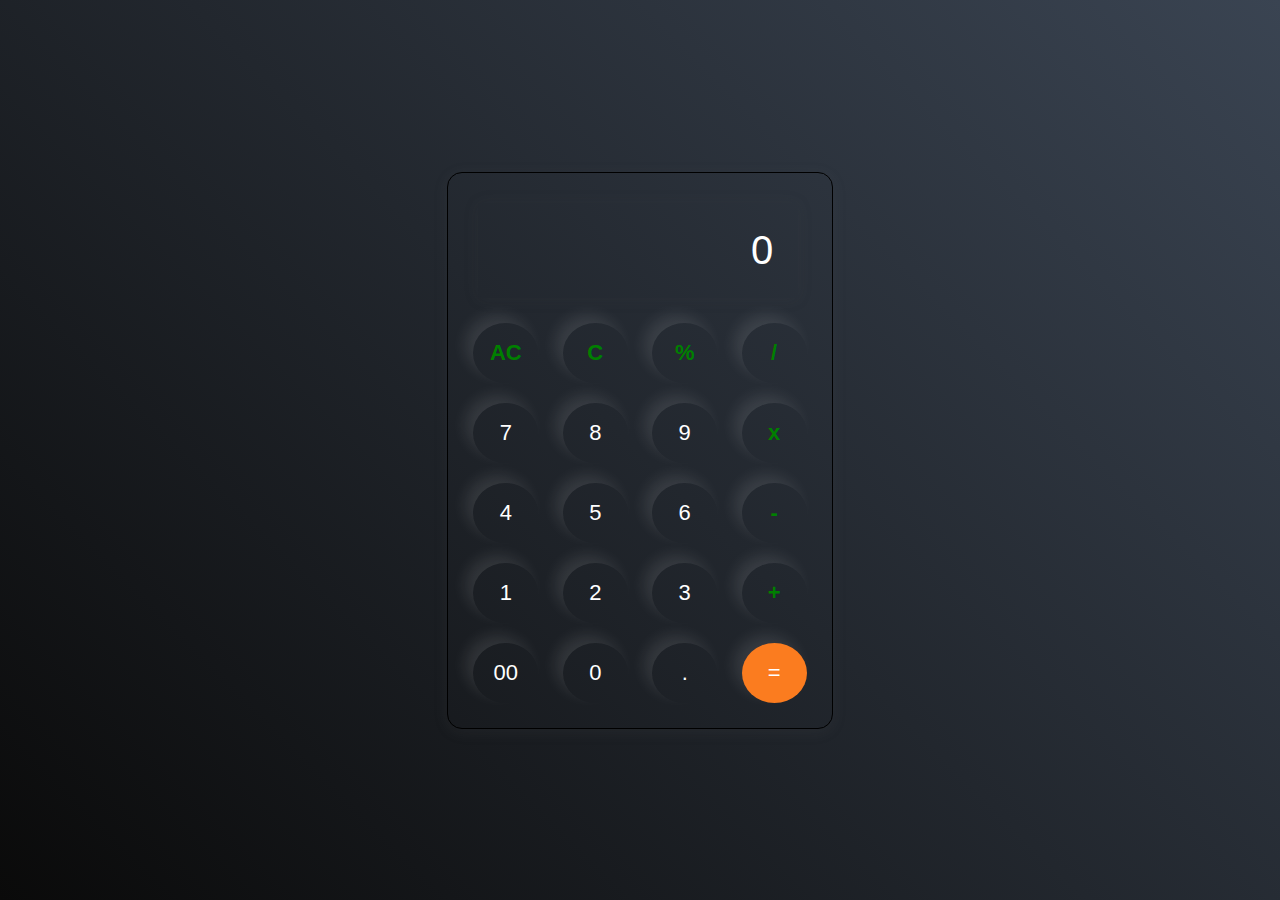
<file: Calculator/index.html>
<!DOCTYPE html>
<html lang="en">
<head>
    <meta charset="UTF-8">
    <meta name="viewport" content="width=device-width, initial-scale=1.0">
    <title>Calculator</title>
    <link rel="stylesheet" href="calsty.css">
</head>
<body>
    <div class="calculator">
        <input type="text" placeholder="0" id="inputbox" readonly> 
        <div>
            <button class="operator">AC</button>
            <button class="operator">C</button>
            <button class="operator">%</button>
            <button class="operator">/</button>
        </div>
        <div>
            <button>7</button>
            <button>8</button>
            <button>9</button>
            <button class="operator">x</button>
        </div>
        <div>
            <button>4</button>
            <button>5</button>
            <button>6</button>
            <button class="operator">-</button>
        </div>
        <div>
            <button>1</button>
            <button>2</button>
            <button>3</button>
            <button class="operator">+</button>
        </div>
        <div>
            <button>00</button>
            <button>0</button>
            <button>.</button>
            <button class="btn-equal">=</button>
        </div>
    </div>
    <script src="script.js"></script>
</body>
</html>
</file>
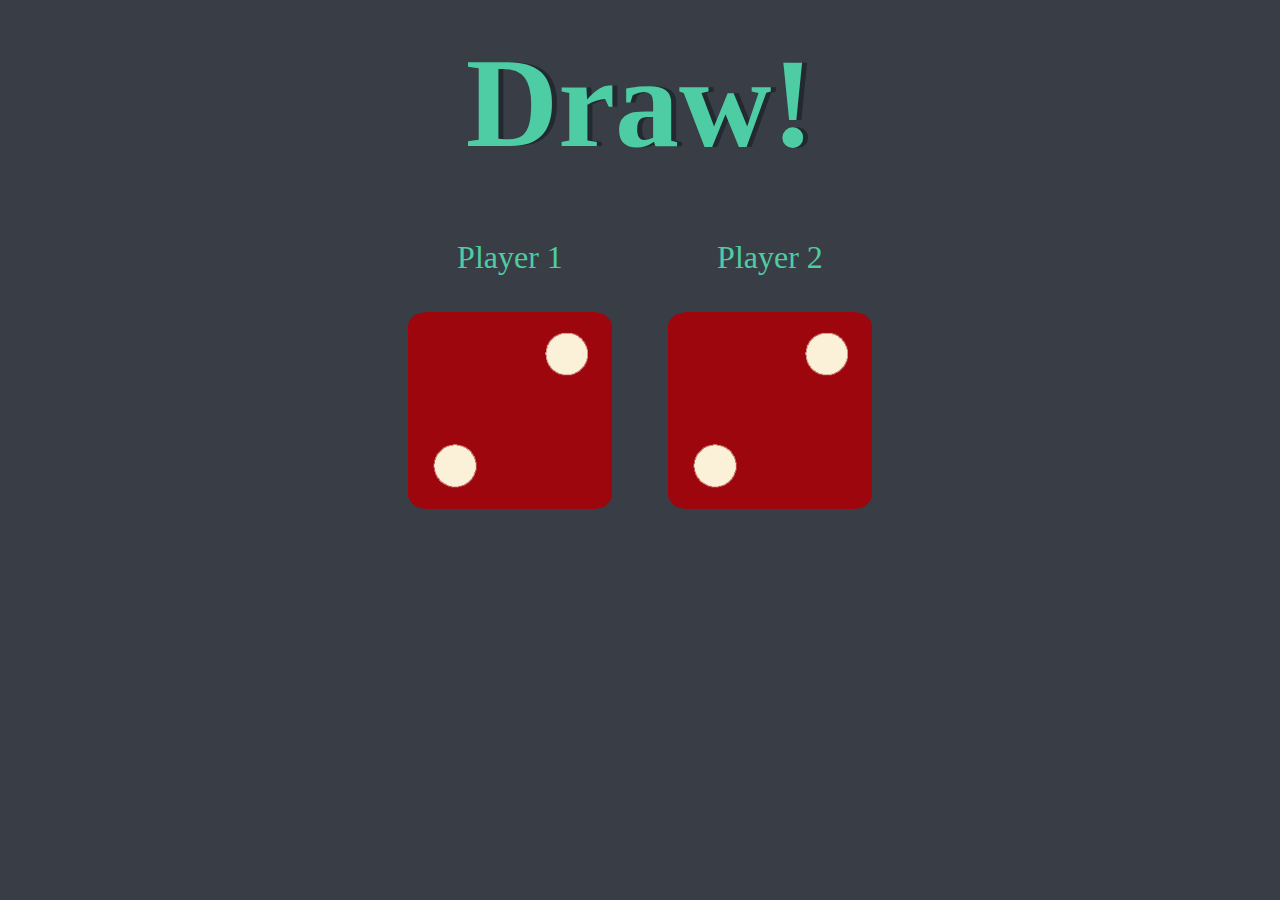
<file: Dice Game/index.html>
<!DOCTYPE html>
<html lang="en">
<head>
    <meta charset="UTF-8">
    <meta name="viewport" content="width=device-width, initial-scale=1.0">
    <title>Document</title>
    <link rel="stylesheet" href="style.css">
</head>
<body>
    <div class="container">
        <h1>Refresh me</h1>
        <div class="dice">
            <p>Player 1</p>
            <img src="images/dice6.png" alt="">
        </div>
        <div class="dice">
            <p>Player 2</p>
            <img src="images/dice6.png" alt="">
        </div>
    </div>

    <script src="index.js"></script>
</body>
</html>
</file>
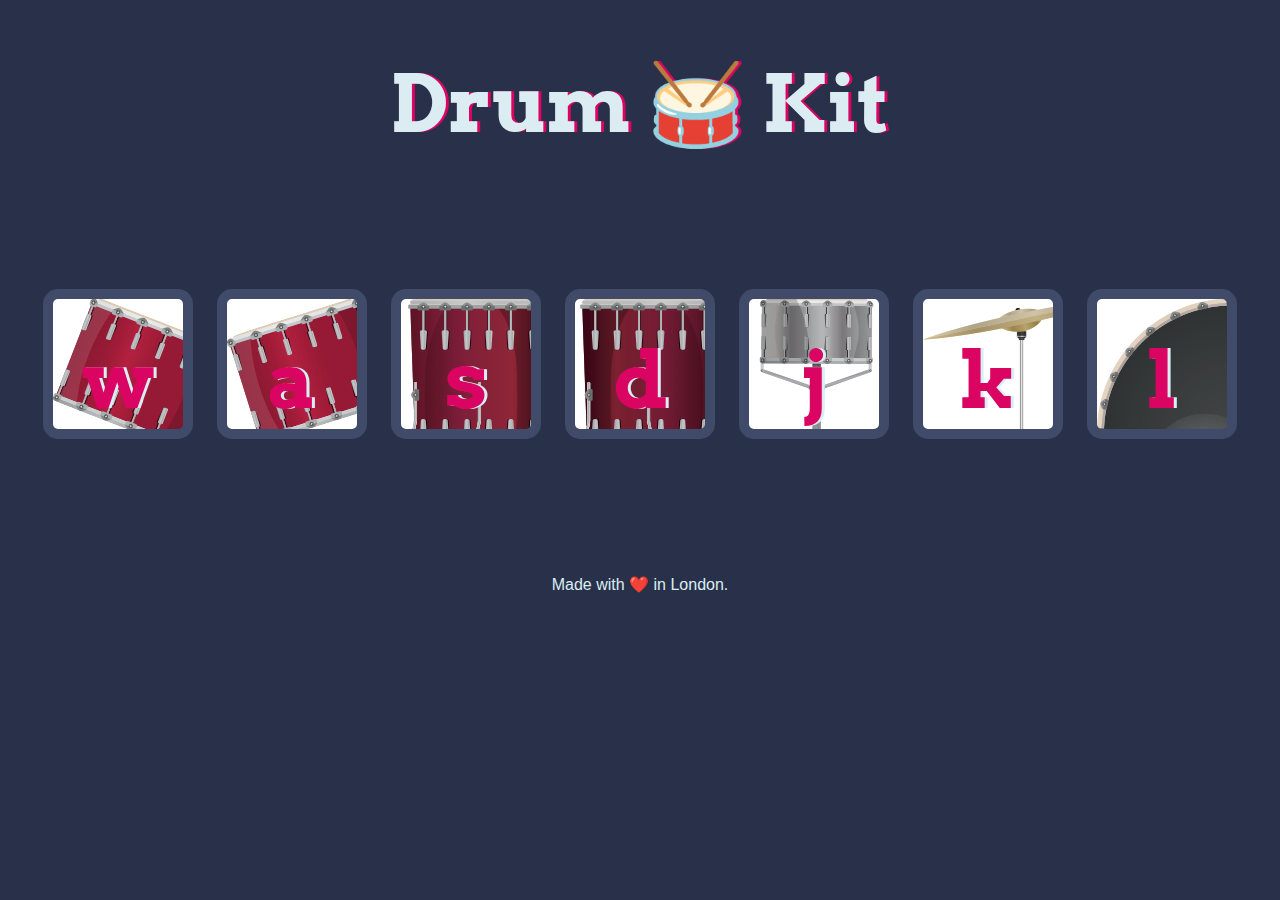
<file: Drum Kit Starting Files/index.html>
<!DOCTYPE html>
<html lang="en" dir="ltr">

<head>
  <meta charset="utf-8">
  <title>Drum Kit</title>
  <link rel="stylesheet" href="styles.css">
  <link href="https://fonts.googleapis.com/css?family=Arvo" rel="stylesheet">
</head>

<body>

  <h1 id="title">Drum 🥁 Kit</h1>
  <div class="set">
    <button class="w drum">w</button>
    <button class="a drum">a</button>
    <button class="s drum">s</button>
    <button class="d drum">d</button>
    <button class="j drum">j</button>
    <button class="k drum">k</button>
    <button class="l drum">l</button>
  </div>

  <script src="index.js"></script>
  <footer>
    Made with ❤️ in London.
  </footer>
</body>

</html>
</file>
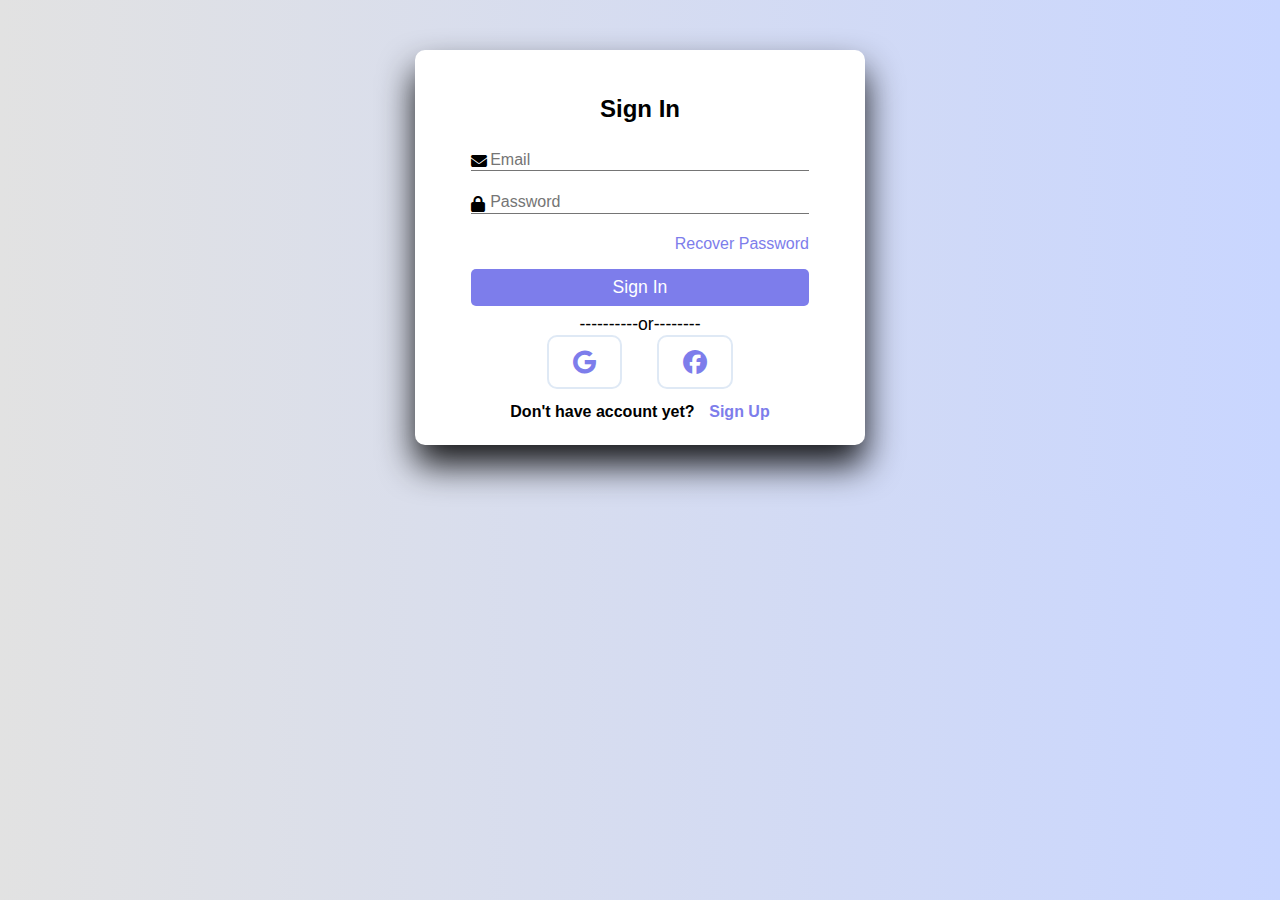
<file: Login & Register/index.html>
<!DOCTYPE html>
<html lang="en">
<head>
    <meta charset="UTF-8">
    <meta name="viewport" content="width=device-width, initial-scale=1.0">
    <title>Register & Login</title>
    <link rel="stylesheet" href="https://cdnjs.cloudflare.com/ajax/libs/font-awesome/6.5.1/css/all.min.css">
    <link rel="stylesheet" href="style.css">
</head>
<body>
    <div class="container" id="signup" style="display:none;">
      <h1 class="form-title">Register</h1>
      <form method="post" action="register.php">
        <div class="input-group">
           <i class="fas fa-user"></i>
           <input type="text" name="fName" id="fName" placeholder="First Name" required>
           <label for="fname">First Name</label>
        </div>
        <div class="input-group">
            <i class="fas fa-user"></i>
            <input type="text" name="lName" id="lName" placeholder="Last Name" required>
            <label for="lName">Last Name</label>
        </div>
        <div class="input-group">
            <i class="fas fa-envelope"></i>
            <input type="email" name="email" id="email" placeholder="Email" required>
            <label for="email">Email</label>
        </div>
        <div class="input-group">
            <i class="fas fa-lock"></i>
            <input type="password" name="password" id="password" placeholder="Password" required>
            <label for="password">Password</label>
        </div>
       <input type="submit" class="btn" value="Sign Up" name="signUp">
      </form>
      <p class="or">
        ----------or--------
      </p>
      <div class="icons">
        <i class="fab fa-google"></i>
        <i class="fab fa-facebook"></i>
      </div>
      <div class="links">
        <p>Already Have Account ?</p>
        <button id="signInButton">Sign In</button>
      </div>
    </div>

    <div class="container" id="signIn">
        <h1 class="form-title">Sign In</h1>
        <form method="post" action="register.php">
          <div class="input-group">
              <i class="fas fa-envelope"></i>
              <input type="email" name="email" id="email" placeholder="Email" required>
              <label for="email">Email</label>
          </div>
          <div class="input-group">
              <i class="fas fa-lock"></i>
              <input type="password" name="password" id="password" placeholder="Password" required>
              <label for="password">Password</label>
          </div>
          <p class="recover">
            <a href="#">Recover Password</a>
          </p>
         <input type="submit" class="btn" value="Sign In" name="signIn">
        </form>
        <p class="or">
          ----------or--------
        </p>
        <div class="icons">
          <i class="fab fa-google"></i>
          <i class="fab fa-facebook"></i>
        </div>
        <div class="links">
          <p>Don't have account yet?</p>
          <button id="signUpButton">Sign Up</button>
        </div>
      </div>
      <script src="script.js"></script>
</body>
</html>
</file>
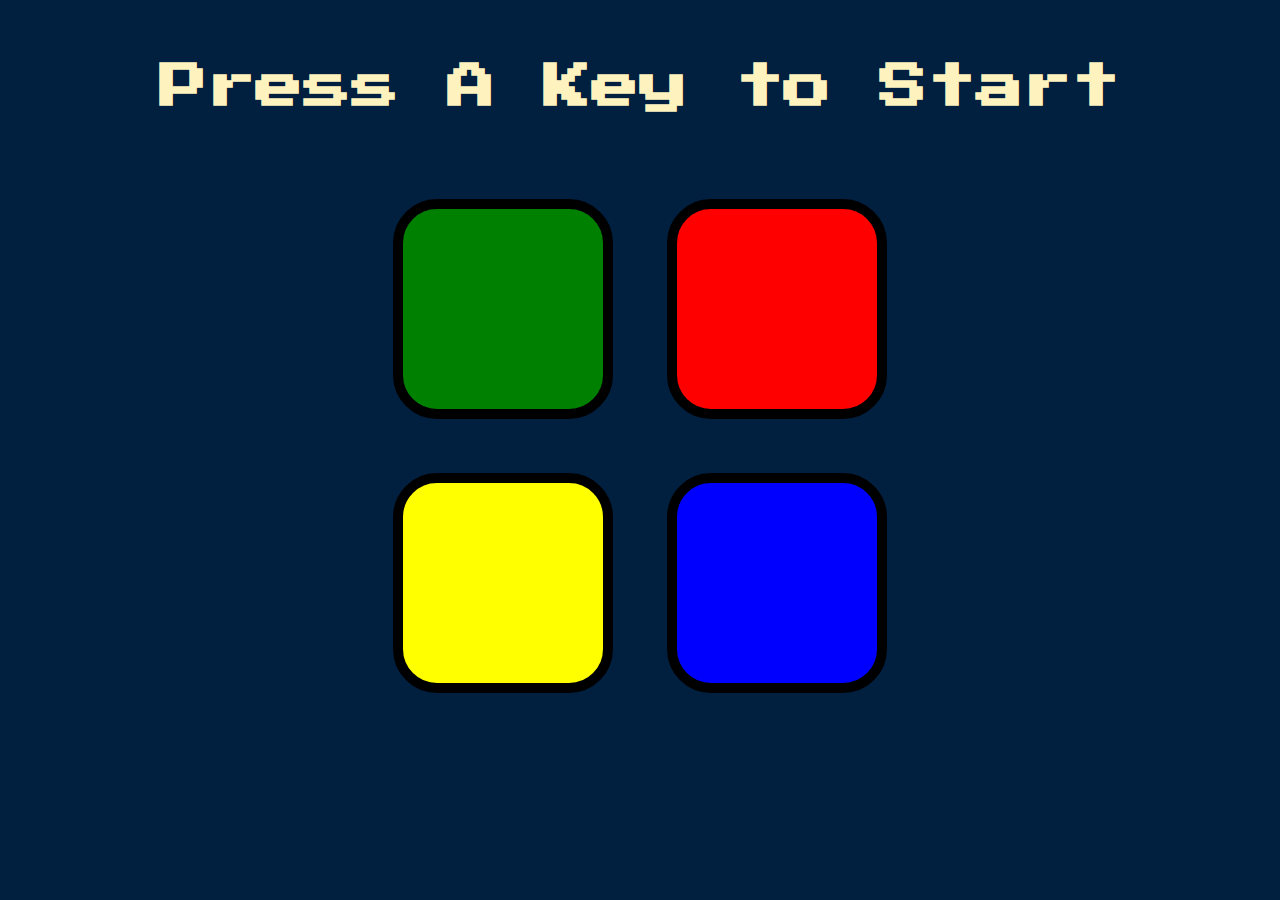
<file: Simon Game Challenge Starting Files/index.html>
<!DOCTYPE html>
<html lang="en" dir="ltr">

<head>
  <meta charset="utf-8">
  <title>Simon</title>
  <link rel="stylesheet" href="styles.css">
  <link href="https://fonts.googleapis.com/css?family=Press+Start+2P" rel="stylesheet">
</head>

<body>
  <h1 id="level-title">Press A Key to Start</h1>
  <div class="container">
    <div lass="row">

      <div type="button" id="green" class="btn green">

      </div>

      <div type="button" id="red" class="btn red">

      </div>
    </div>

    <div class="row">

      <div type="button" id="yellow" class="btn yellow">

      </div>
      <div type="button" id="blue" class="btn blue">

      </div>

    </div>

  </div>

  <script src="https://ajax.googleapis.com/ajax/libs/jquery/3.3.1/jquery.min.js"></script>
  <script src="game.js" charset="utf-8"></script>

</body>

</html>
</file>
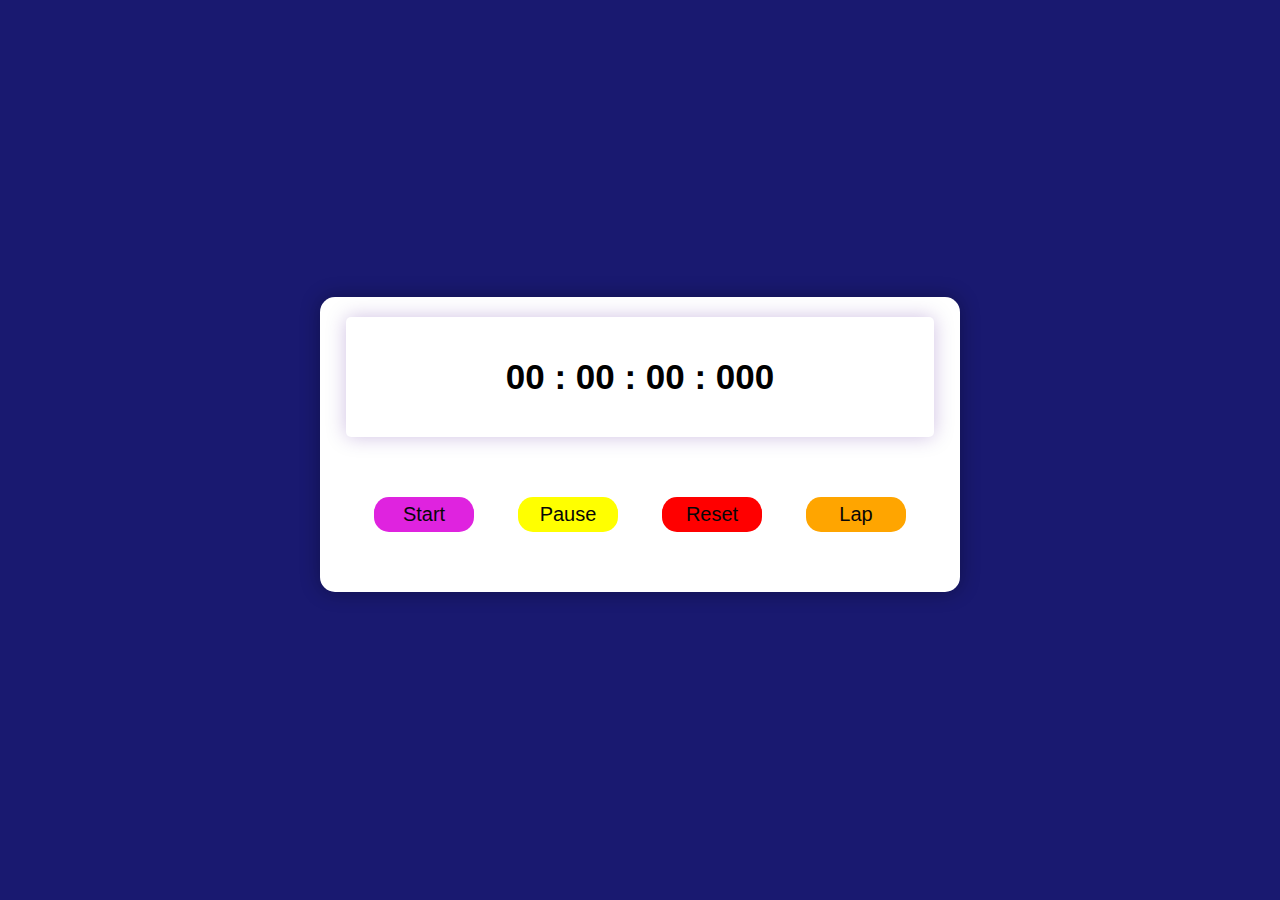
<file: Stopwatch/index.html>
<!DOCTYPE html>
<html lang="en">
<head>
    <meta charset="UTF-8">
    <meta name="viewport" content="width=device-width, initial-scale=1.0">
    <title>Stopwatch</title>
    <link rel="stylesheet" href="style.css">
</head>
<body>
    <div class="container">
        <div class="timer-display">
            00 : 00 : 00 : 000
        </div>
        <div class="buttons">
            <button id="start">Start</button>
            <button id="pause">Pause</button>
            <button id="reset">Reset</button>
            <button id="lap">Lap</button>
        </div>
        <div id="lap-times-container"></div>
    </div>
    <script src="sw.js"></script>
</body>
</html>
</file>
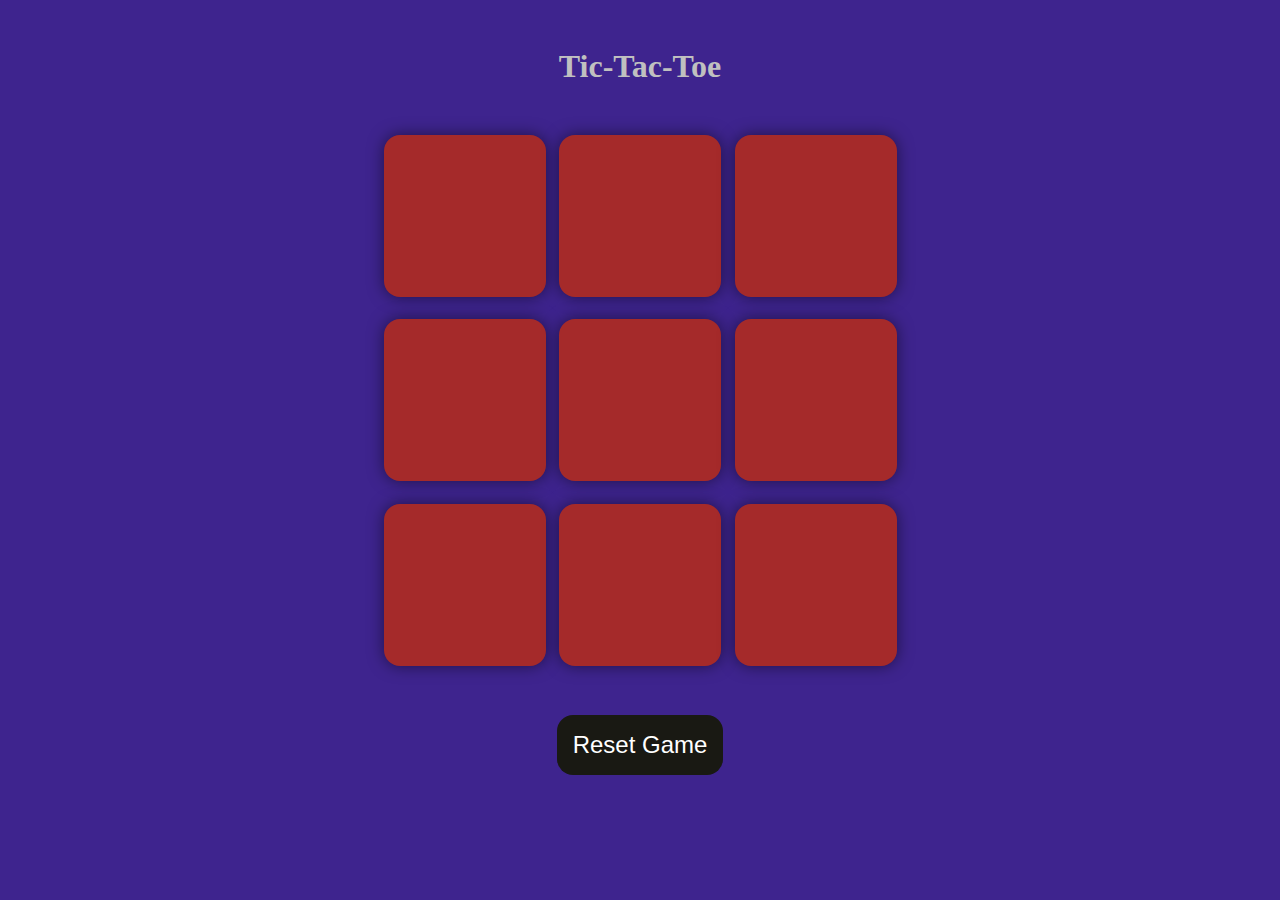
<file: Tic-Tac-Toe/tic-tac-toe.html>
<!DOCTYPE html>
<html lang="en">
  <head>
    <meta charset="UTF-8">
    <meta name="viewport" content="width=device-width, initial-scale=1.0">
    <title>Tic-Tac-Toe</title>
    <link rel="stylesheet" href="game.css">
  </head>
  <body>
    <div class="msg-container hide">
        <p id = "msg">Winner</p>
        <button id="new-btn">New Game</button>
    </div>
    <main>
      <h1>Tic-Tac-Toe</h1>
      <div class="container">
        <div class="game">
          <button class="box"></button>
          <button class="box"></button>
          <button class="box"></button>
          <button class="box"></button>
          <button class="box"></button>
          <button class="box"></button>
          <button class="box"></button>
          <button class="box"></button>
          <button class="box"></button>
        </div>
      </div>
      <button id="reset-btn">Reset Game</button>
    </main>
    <script src="script.js"></script>
  </body>
</html>
</file>
<file: Calculator/calsty.css>
*{
    padding: 0;
    margin: 0;
    font-family: sans-serif;
    box-sizing: border-box;
}
body{
    width: 100%;
    height: 100vh;
    display: flex;
    justify-content: center;
    align-items: center;
    background: linear-gradient(45deg,#0a0a0a,#3a4452);
}
.calculator{
    border: 1px solid;
    padding: 15px;
    border-radius: 15px;
    background: transparent;
    box-shadow: 0px 3px 15px rgba(113, 115, 119, 0.1);
}

input{
    width: 320px;
    border: none;
    padding: 25px;
    margin: 15px;
    background: transparent;
    box-shadow: 0px 1px 15px rgba(84, 84, 84, 0.1);
    font-size: 40px;
    text-align: right;
    cursor: pointer;
    color:white;
}

input::placeholder{
    color: #ffffff;
}

button{
    border: none;
    width: 65px;
    margin: 10px;
    height: 60px;
    border-radius: 50%;
    background-color: transparent;
    color: #ffffff;
    font-size: 22px;
    box-shadow: -8px -8px 15px rgba(255, 255, 255, 0.1);
    cursor: pointer;
}

.btn-equal{
    background-color: #fb7c1f;
}

.operator{
    color: green;
    font-weight: bold;
}
</file>
<file: Dice Game/style.css>
.container {
  width: 70%;
  margin: auto;
  text-align: center;
}

.dice {
  text-align: center;
  display: inline-block;

}

body {
  background-color: #393E46;
}

h1 {
  margin: 30px;
  font-family: 'Lobster', cursive;
  text-shadow: 5px 0 #232931;
  font-size: 8rem;
  color: #4ECCA3;
}

p {
  font-size: 2rem;
  color: #4ECCA3;
  font-family: 'Indie Flower', cursive;
}

img {
  width: 80%;
}

footer {
  margin-top: 5%;
  color: #EEEEEE;
  text-align: center;
  font-family: 'Indie Flower', cursive;

}
</file>
<file: Drum Kit Starting Files/styles.css>
body {
  text-align: center;
  background-color: #283149;
}

h1 {
  font-size: 5rem;
  color: #DBEDF3;
  font-family: "Arvo", cursive;
  text-shadow: 3px 0 #DA0463;

}

footer {
  color: #DBEDF3;
  font-family: sans-serif;
}

.w {
  background-image: url("images/tom1.png");
}

.a {
  background-image: url("images/tom2.png");
}

.s {
  background-image: url("images/tom3.png");
}

.d {
  background-image: url("images/tom4.png");
}

.j {
  background-image: url("images/snare.png");
}

.k {
  background-image: url("images/crash.png");
}

.l {
  background-image: url("images/kick.png");
}

.set {
  margin: 10% auto;
}

.game-over {
  background-color: red;
  opacity: 0.8;
}

.pressed {
  box-shadow: 0 3px 4px 0 #DBEDF3;
  opacity: 0.5;
}

.red {
  color: red;
}

.drum {
  outline: none;
  border: 10px solid #404B69;
  font-size: 5rem;
  font-family: 'Arvo', cursive;
  line-height: 2;
  font-weight: 900;
  color: #DA0463;
  text-shadow: 3px 0 #DBEDF3;
  border-radius: 15px;
  display: inline-block;
  width: 150px;
  height: 150px;
  text-align: center;
  margin: 10px;
  background-color: white;
}
</file>
<file: Login & Register/style.css>
*{
    margin:0;
    padding:0;
    box-sizing:border-box;
    font-family:"poppins",sans-serif;
}
body{
    background-color: #c9d6ff;
    background:linear-gradient(to right,#e2e2e2,#c9d6ff);
}
.container{
    background:#fff;
    width:450px;
    padding:1.5rem;
    margin:50px auto;
    border-radius:10px;
    box-shadow:0 20px 35px rgba(0,0,1,0.9);
}
form{
    margin:0 2rem;
}
.form-title{
    font-size:1.5rem;
    font-weight:bold;
    text-align:center;
    padding:1.3rem;
    margin-bottom:0.4rem;
}
input{
    color:inherit;
    width:100%;
    background-color:transparent;
    border:none;
    border-bottom:1px solid #757575;
    padding-left:1.5rem;
    font-size:15px;
}
.input-group{
    padding:1% 0;
    position:relative;

}
.input-group i{
    position:absolute;
    color:black;
}
input:focus{
    background-color: transparent;
    outline:transparent;
    border-bottom:2px solid hsl(327,90%,28%);
}
input::placeholder{
    color:transparent;
}
label{
    color:#757575;
    position:relative;
    left:1.2em;
    top:-1.3em;
    cursor:auto;
    transition:0.3s ease all;
}
input:focus~label,input:not(:placeholder-shown)~label{
    top:-3em;
    color:hsl(327,90%,28%);
    font-size:15px;
}
.recover{
    text-align:right;
    font-size:1rem;
    margin-bottom:1rem;

}
.recover a{
    text-decoration:none;
    color:rgb(125,125,235);
}
.recover a:hover{
    color:blue;
    text-decoration:underline;
}
.btn{
    font-size:1.1rem;
    padding:8px 0;
    border-radius:5px;
    outline:none;
    border:none;
    width:100%;
    background:rgb(125,125,235);
    color:white;
    cursor:pointer;
    transition:0.9s;
}
.btn:hover{
    background:#07001f;
}
.or{
    font-size:1.1rem;
    margin-top:0.5rem;
    text-align:center;
}
.icons{
    text-align:center;
}
.icons i{
    color:rgb(125,125,235);
    padding:0.8rem 1.5rem;
    border-radius:10px;
    font-size:1.5rem;
    cursor:pointer;
    border:2px solid #dfe9f5;
    margin:0 15px;
    transition:1s;
}
.icons i:hover{
    background:#07001f;
    font-size:1.6rem;
    border:2px solid rgb(125,125,235);
}
.links{
    display:flex;
    justify-content:space-around;
    padding:0 4rem;
    margin-top:0.9rem;
    font-weight:bold;
}
button{
    color:rgb(125,125,235);
    border:none;
    background-color:transparent;
    font-size:1rem;
    font-weight:bold;
}
button:hover{
    text-decoration:underline;
    color:blue;
}
</file>
<file: Simon Game Challenge Starting Files/styles.css>
body {
  text-align: center;
  background-color: #011F3F;
}

#level-title {
  font-family: 'Press Start 2P', cursive;
  font-size: 3rem;
  margin:  5%;
  color: #FEF2BF;
}

.container {
  display: block;
  width: 50%;
  margin: auto;

}

.btn {
  margin: 25px;
  display: inline-block;
  height: 200px;
  width: 200px;
  border: 10px solid black;
  border-radius: 20%;
}

.game-over {
  background-color: red;
  opacity: 0.8;
}

.red {
  background-color: red;
}

.green {
  background-color: green;
}

.blue {
  background-color: blue;
}

.yellow {
  background-color: yellow;
}

.pressed {
  box-shadow: 0 0 20px white;
  background-color: grey;
}
</file>
<file: Stopwatch/style.css>
*, 
::before,
::after{
    margin: 0;
    padding: 0;
    box-sizing: border-box;
}

body{
    background: midnightblue;
    font-family: 'Poppins', sans-serif;
    display: flex;
    align-items: center;
    justify-content: center;
}
.container{
    margin-top: 33vh;
    background-color: white;
    width: 50%;
    min-width: 580px;
    position: relative;
    padding: 20px 0;
    padding-bottom: 50px;
    border-radius: 15px;
    box-shadow: 0 0 20px rgba(0, 0, 0, 0.3338);
    font-weight: bolder;
    font-size: 35px;
}
.timer-display{
    position: relative;
    width: 92%;
    left: 4%;
    padding: 40px;
    display: flex;
    justify-content: space-around;
    align-items: center;
    border-radius: 5px;
    box-shadow: 0 0 20px rgba(65, 5, 145, 0.25);
}
.buttons{
    width: 90%;
    margin: 60px auto 0 auto;
    display: flex;
    justify-content: space-around;
}
.buttons button{
    width: 100px;
    height: 35px;
    background-color: rgb(223, 35, 223);
    color: rgb(7, 7, 7);
    font-size: 20px;
    border-radius: 15px;
    cursor: pointer;
    border: navajowhite;
}
#lap-times-container {
    display: flex;
    flex-direction: column;
    align-items: flex-start;
    margin-top: 10px;
}
#lap-times-container div {
    background-color: #f5f5f5;
    padding: 5px 10px;
    border-radius: 5px;
    margin-bottom: 5px;
}
.buttons button:hover{
    box-shadow: 0 0 20px rgba(0, 0, 0, 0.5);
}

.buttons button:nth-last-child(3){
    background-color: yellow;
}
.buttons button:nth-last-child(2){
    background-color: red;
}
.buttons button:nth-last-child(1){
    background-color: orange;
}
</file>
<file: Tic-Tac-Toe/game.css>
*{
    margin: 0;
    padding: 0;
}
body{
    background-color: rgb(62, 36, 142);
    text-align: center;
}
h1{
    padding-top: 3rem;
    color: silver;
}
.msg-container{
    height: 30vmin;
}
#msg{
    color: #ffffc7;
    font-size: 4rem;
}
.hide{
    display: none;
}
#new-btn{
    padding: 1rem;
    cursor: pointer;
    font-size: 1.5rem;
    background-color: #191913;
    color: white;
    border-radius: 1rem;
    border: none;
}
.container{
    height: 70vh;
    display: flex;
    justify-content: center;
    align-items: center;
}
.game{
    height: 60vmin;
    width: 60vmin;
    display: flex;
    flex-wrap: wrap;
    justify-content: center;
    align-items: center;
    gap: 1.5vmin;
}
.box{
    height: 18vmin;
    width: 18vmin;
    border: none;
    border-radius: 1rem;
    box-shadow: 0 0 1rem rgba(0, 0, 0, 0.5);
    font-size: 8vmin;
    color: rgb(168, 157, 151);
    background-color: brown;
    cursor: pointer;
}
#reset-btn{
    padding: 1rem;
    cursor: pointer;
    font-size: 1.5rem;
    background-color: #191913;
    color: white;
    border-radius: 1rem;
    border: none;
}
</file>
